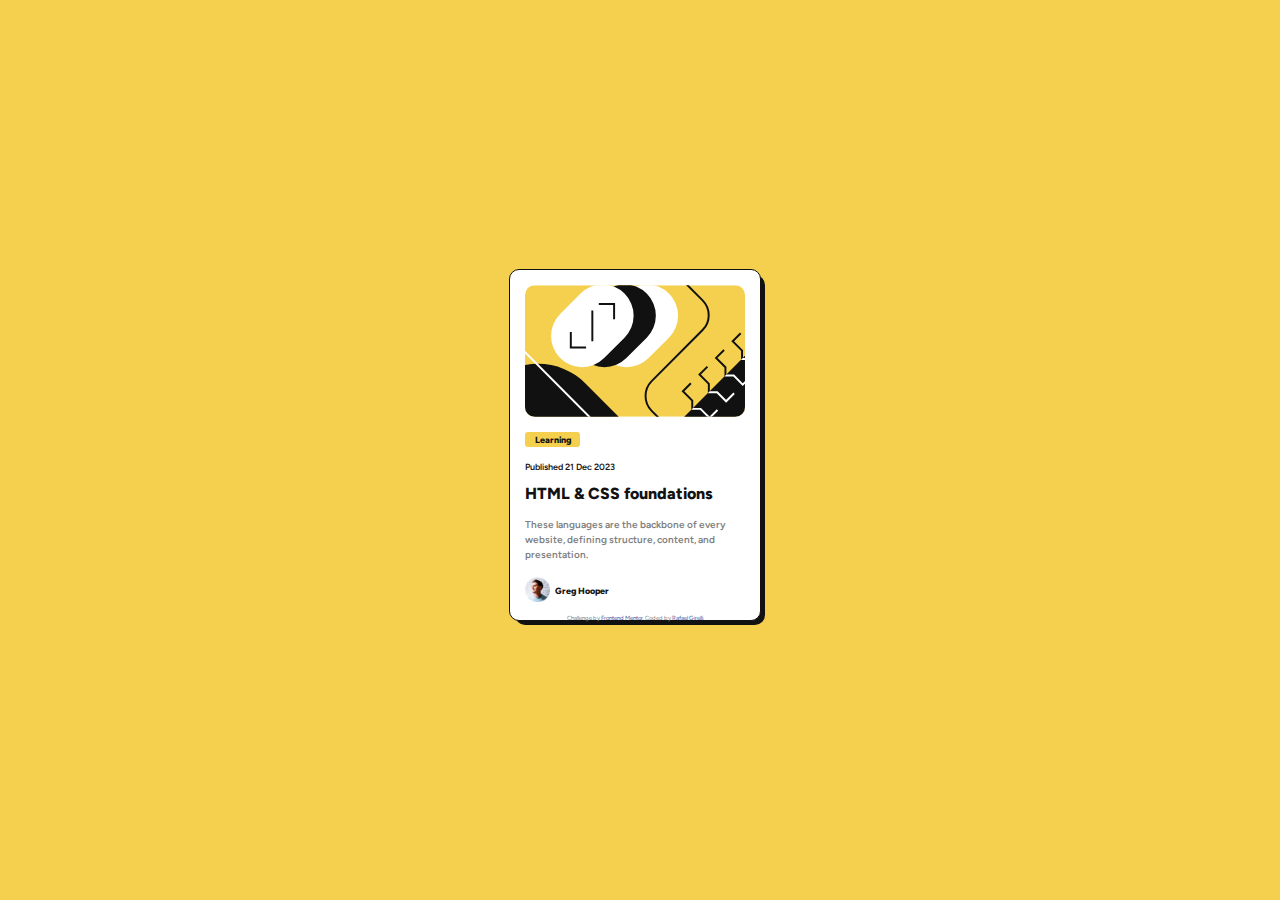
<file: Blog_Preview_Card/index.html>
<!DOCTYPE html>
<html lang="en">

<head>
  <meta charset="UTF-8">
  <meta name="viewport" content="width=device-width, initial-scale=1.0">
  <!-- displays site properly based on user's device -->
  <link rel="preconnect" href="https://fonts.googleapis.com">
  <link rel="preconnect" href="https://fonts.gstatic.com" crossorigin>
  <link href="https://fonts.googleapis.com/css2?family=Figtree:wght@600;800&display=swap" rel="stylesheet">
  <link rel="icon" type="image/png" sizes="32x32" href="./assets/images/favicon-32x32.png">
  <link rel="stylesheet" href="./reset.css">
  <link rel="stylesheet" href="./style.css">
  <title>Frontend Mentor | Blog preview card</title>
</head>

<body class="background">
  <div class="black__container"></div>
  <div class="white__container">
    <div class="img__container">
      <img src="./assets/images/illustration-article.svg" alt="">
    </div>
    <div class="text__container">
      <span class="learning__title">
        <h3>Learning</h3>
      </span>
      <div class="publish__date">
        <p>Published 21 Dec 2023</p>
      </div>
      <div class="main__title">
        <a class="link" href="">HTML & CSS foundations</a>
      </div>
      <div class="sub__title">
        <p>These languages are the backbone of every website, defining structure, content, and presentation.</p>
      </div>
    </div>
    <div class="person__container">
      <div class="person__image__container">
        <img src="./assets/images/image-avatar.webp" alt="Person">
      </div>
      <div class="person__name">
        <p>Greg Hooper</p>
      </div>
    </div>
    <div class="attribution">
      Challenge by <a href="https://www.frontendmentor.io?ref=challenge" target="_blank">Frontend Mentor</a>.
      Coded by <a href="#">Rafael Girelli</a>.
    </div>
  </div>
</body>

</html>
</file>
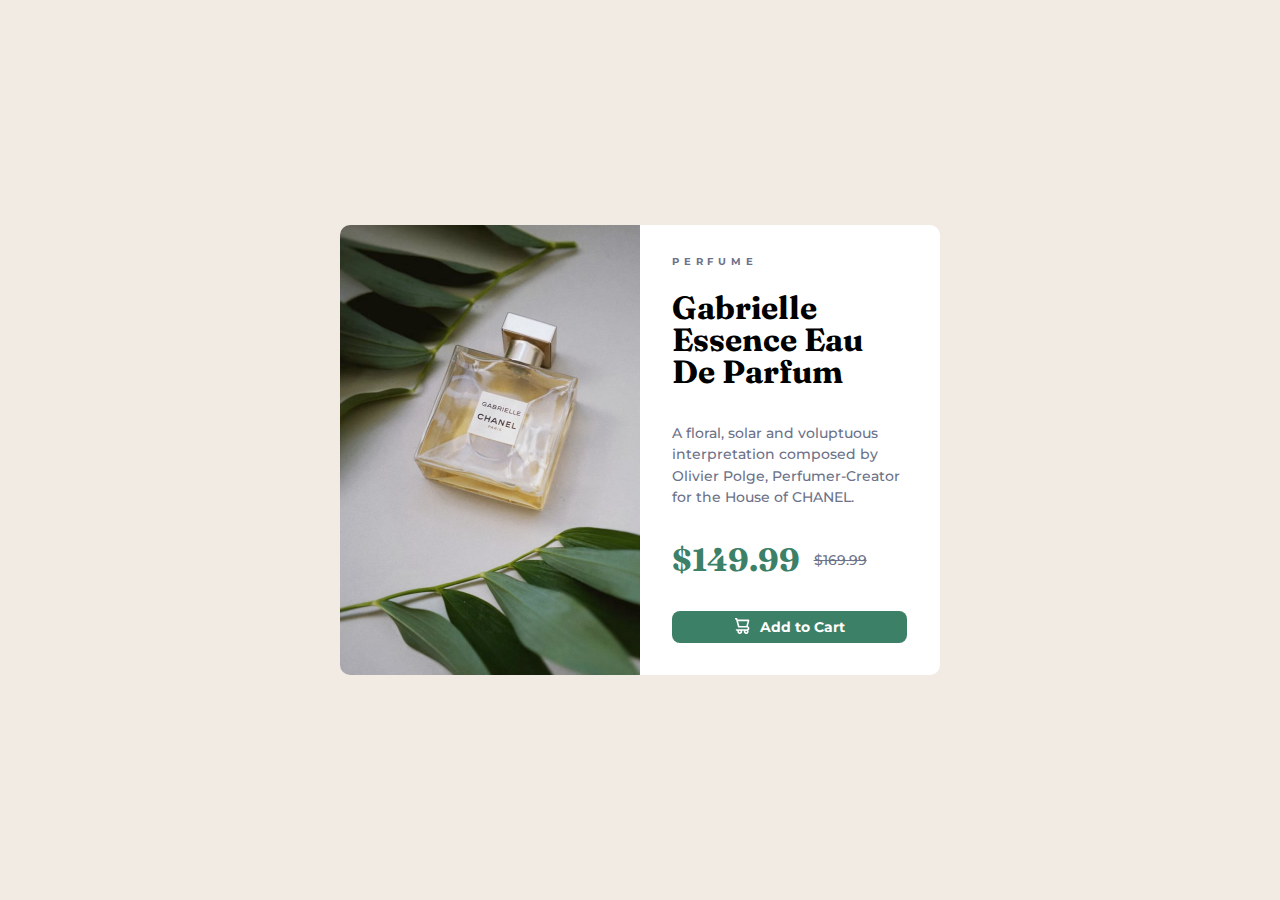
<file: Product_Preview_Card/index.html>
<!DOCTYPE html>
<html lang="en">

<head>
  <meta charset="UTF-8">
  <meta name="viewport" content="width=device-width, initial-scale=1.0">
  <link rel="icon" type="image/png" sizes="32x32" href="./images/favicon-32x32.png">
  <link rel="stylesheet" href="./reset.css">
  <link rel="preconnect" href="https://fonts.googleapis.com">
  <link rel="preconnect" href="https://fonts.gstatic.com" crossorigin>
  <link href="https://fonts.googleapis.com/css2?family=Montserrat:ital,wght@0,100..900;1,100..900&display=swap"
    rel="stylesheet">
  <link href="https://fonts.googleapis.com/css2?family=Fraunces:ital,opsz,wght@0,9..144,700;1,9..144,700&display=swap"
    rel="stylesheet">
  <link rel="stylesheet" href="./style.css">

  <title>Frontend Mentor | Product preview card component</title>
</head>

<body>
  <div class="background">
    <div class="white__container">
      <picture class="image__container">
        <source media="(min-width: 601px)" srcset="./images/image-product-desktop.jpg">
        <img src="./images/image-product-mobile.jpg" alt="product_image">
      </picture>

      <div class="description__container">
        <span class="classification">Perfume</span>
        <span class="product__name">Gabrielle Essence Eau De Parfum</span>
        <span class="product__description">A floral, solar and voluptuous interpretation composed by Olivier Polge,
          Perfumer-Creator for the House of CHANEL.</span>
        <div class="price__container">
          <span class="discount__price">$149.99</span>
          <span class="full__price">$169.99</span>
        </div>
        <div class="button__container">
          <span class="cart__icon">
            <img src="./images/icon-cart.svg" alt="Cart">
          </span>
          <span class="button">Add to Cart</span>
        </div>
      </div>
    </div>
</body>

</html>
</file>
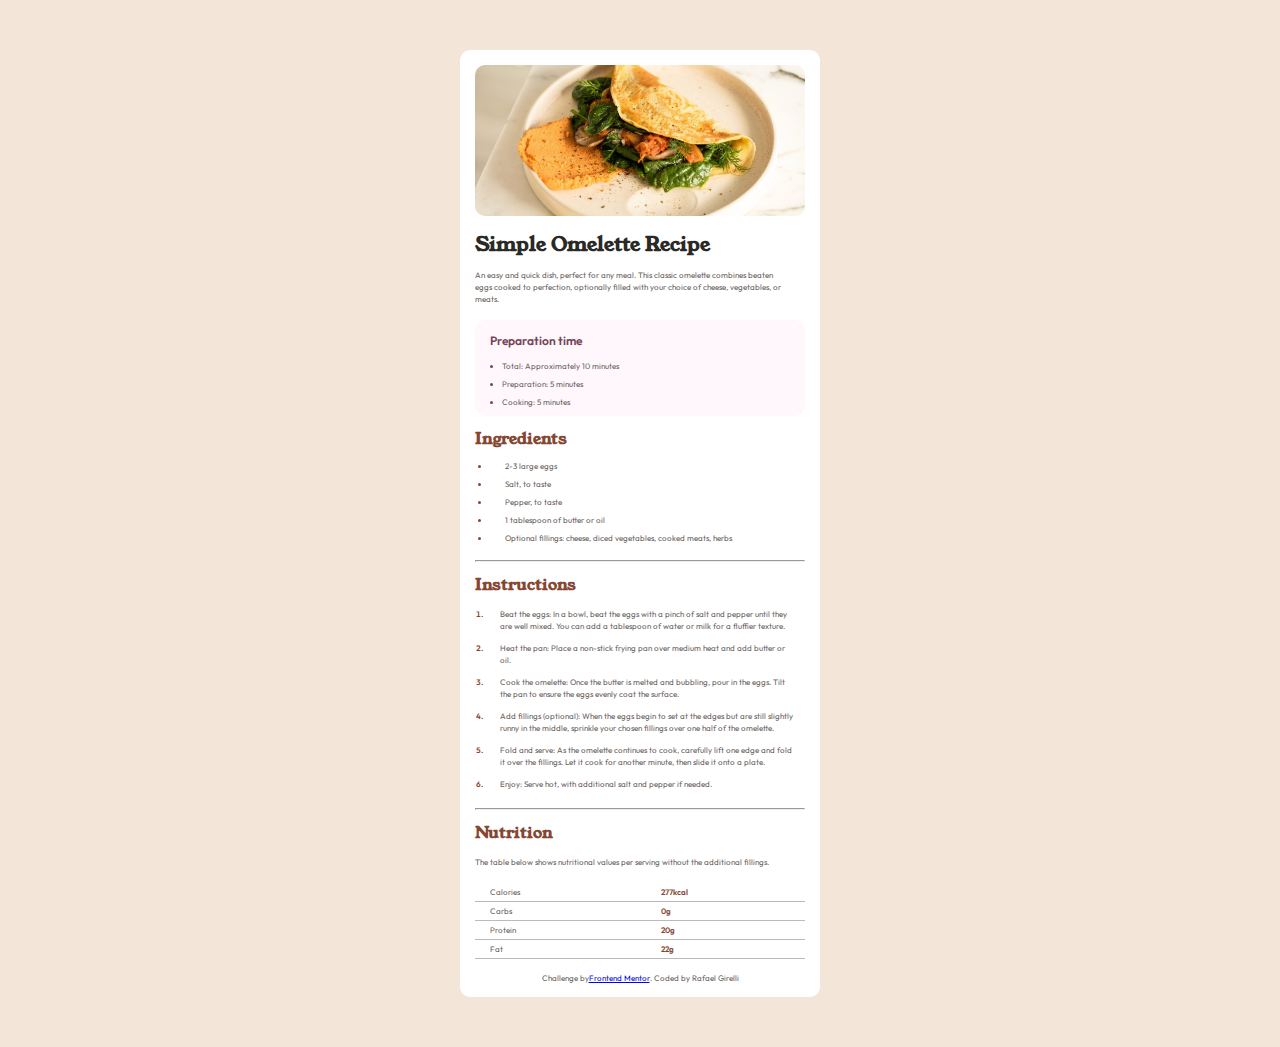
<file: Recipe_Page/index.html>
<!DOCTYPE html>
<html lang="en">

<head>
  <meta charset="UTF-8">
  <meta name="viewport" content="width=device-width, initial-scale=1.0">
  <link rel="preconnect" href="https://fonts.googleapis.com">
  <link rel="preconnect" href="https://fonts.gstatic.com" crossorigin>
  <link href="https://fonts.googleapis.com/css2?family=Young+Serif&display=swap" rel="stylesheet">
  <link href="https://fonts.googleapis.com/css2?family=Outfit:wght@400;600;700&display=swap" rel="stylesheet">
  <link rel="stylesheet" href="./reset.css">
  <link rel="stylesheet" href="./style.css">
  <link rel="icon" type="image/png" sizes="32x32" href="./assets/images/favicon-32x32.png">

  <title>Frontend Mentor | Recipe page</title>
</head>

<body class="background">
  <div class="recipe__container">
    <div class="recipe__content">
      <div class="recipe__image">
        <img src="./assets/images/image-omelette.jpeg" alt="recipe">
      </div>

      <div class="recipe__text">
        <div class="recipe__preparation">
          <div class="recipe__main__title">
            <h1>Simple Omelette Recipe</h1>
            <p>An easy and quick dish, perfect for any meal. This classic omelette combines beaten eggs cooked
              to perfection, optionally filled with your choice of cheese, vegetables, or meats.</p>
          </div>

          <div class="recipe__preparation__time">
            <h3><strong>Preparation time</strong></h3>
            <ul class="recipe__list__preparation">
              <li><strong class="recipe__title">Total:</strong> Approximately 10 minutes</li>
              <li><strong class="recipe__title">Preparation:</strong> 5 minutes</li>
              <li><strong class="recipe__title">Cooking:</strong> 5 minutes</li>
            </ul>
          </div>

          <div class="recipe__ingredients">
            <h2>Ingredients</h2>
            <ul class="recipe__list__ingredients">
              <li>2-3 large eggs</li>
              <li>Salt, to taste</li>
              <li>Pepper, to taste</li>
              <li>1 tablespoon of butter or oil</li>
              <li>Optional fillings: cheese, diced vegetables, cooked meats, herbs</li>
            </ul>
            <hr class="solid">
          </div>

          <div class="recipe__instructions">
            <h2>Instructions</h2>
            <ol class="recipe__list__instructions">
              <li><strong class="recipe__title">Beat the eggs:</strong> In a bowl, beat the eggs with a pinch of salt
                and pepper until they are well mixed. You can add a tablespoon of water or milk for a fluffier texture.
              </li>
              <li><strong class="recipe__title">Heat the pan:</strong> Place a non-stick frying pan over medium
                heat and add butter or oil.</li>
              <li><strong class="recipe__title">Cook the omelette:</strong> Once the butter is melted and bubbling, pour
                in the eggs.
                Tilt the pan to ensure the eggs evenly coat the surface.</li>
              <li><strong class="recipe__title">Add fillings (optional):</strong> When the eggs begin to set at the
                edges
                but are still slightly runny in the middle, sprinkle your chosen fillings over one half of the omelette.
              </li>
              <li><strong class="recipe__title">Fold and serve:</strong> As the omelette continues to cook, carefully
                lift one edge and fold it over the fillings. Let it cook for another minute, then slide it onto a plate.
              </li>
              <li><strong class="recipe__title">Enjoy:</strong> Serve hot, with additional salt and pepper if needed.
              </li>
            </ol>
            <hr class="solid">
          </div>

          <div class="recipe__nutrition">

            <h2>Nutrition</h2>

            <p>The table below shows nutritional values per serving without the additional fillings.</p>

            <table class="recipe__nutrition__table">
              <tr class="recipe__nutrition__table__style">
                <td class="table__left">Calories</td>
                <td class="table__right">277kcal</td>
              </tr>

              <tr class="recipe__nutrition__table__style">
                <td class="table__left">Carbs</td>
                <td class="table__right">0g</td>
              </tr>

              <tr class="recipe__nutrition__table__style">
                <td class="table__left">Protein</td>
                <td class="table__right">20g</td>
              </tr>

              <tr class="recipe__nutrition__table__style">
                <td class="table__left">Fat</td>
                <td class="table__right">22g</td>
              </tr>

            </table>
          </div>

          <div class="attribution">
            Challenge by <a href="https://www.frontendmentor.io?ref=challenge" target="_blank">Frontend Mentor</a>.
            Coded by Rafael Girelli
          </div>

        </div>
      </div>
    </div>
  </div>
</body>

</html>
</file>
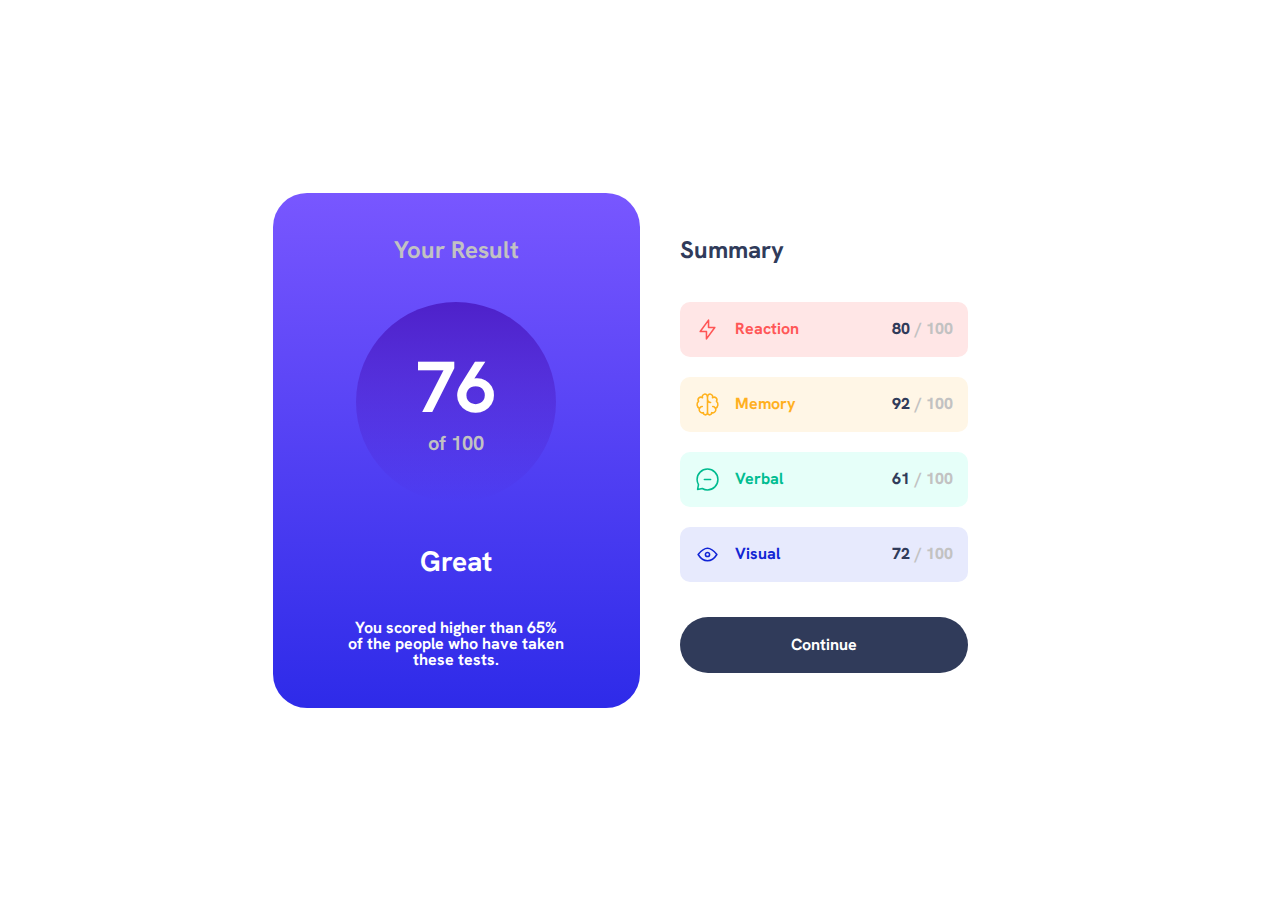
<file: Results_Summary/index.html>
<!DOCTYPE html>
<html lang="en">

<head>
  <meta charset="UTF-8">
  <meta name="viewport" content="width=device-width, initial-scale=1.0">
  <!-- displays site properly based on user's device -->
  <link rel="icon" type="image/png" sizes="32x32" href="./assets/images/favicon-32x32.png">
  <link rel="preconnect" href="https://fonts.googleapis.com">
  <link rel="preconnect" href="https://fonts.gstatic.com" crossorigin>
  <link href="https://fonts.googleapis.com/css2?family=Hanken+Grotesk:ital,wght@0,100..900;1,100..900&display=swap"
    rel="stylesheet">
  <link rel="stylesheet" href="./reset.css">
  <link rel="stylesheet" href="./style.css">
  <title>Frontend Mentor | Results summary component</title>
</head>

<body>
  <div class="background">
    <div class="white__containter">
      <div class="blue__container">
        <div class="blue__index">
          <span>Your Result</span>
        </div>
        <div class="blue__circle__container">
          <span id="blue__circle__score">76</span>
          <span id="blue__circle__total__score">of 100</span>
        </div>
        <div class="blue__result">
          <span>Great</span>
        </div>
        <div class="blue__result__comparison">
          <span>You scored higher than 65% of the people who have taken these tests.</span>
        </div>
      </div>

      <div class="summary__container">
        <div class="summary__index">
          <span>Summary</span>
        </div>
        <div class="results__container">
          <div class="reaction__container">
            <div class="results__reaction__left">
              <img src="./assets/images/icon-reaction.svg" alt="Reaction">
              <span class="reaction">Reaction</span>
            </div>
            <div class="results__reaction__right">
              <span class="results__note__min">80</span>
              <span class="results__note__max">/ 100</span>
              </span>
            </div>
          </div>

          <div class="memory__container">
            <div class="results__memory__left">
              <img src="./assets/images/icon-memory.svg" alt="Memory">
              <span class="memory">Memory</span>
            </div>
            <div class="results__memory__right">
              <span class="results__note__min">92</span>
              <span class="results__note__max">/ 100</span>
            </div>
          </div>

          <div class="verbal__container">
            <div class="results__verbal__left">
              <img src="./assets/images/icon-verbal.svg" alt="Verbal">
              <span class="verbal">Verbal</span>
            </div>
            <div class="results__verbal__right">
              <span class="results__note__min">61</span>
              <span class="results__note__max">/ 100</span>
            </div>
          </div>

          <div class="visual__container">
            <div class="results__visual__left">
              <img src="./assets/images/icon-visual.svg" alt="Visual">
              <span class="visual">Visual</span>
            </div>
            <div class="results__visual__right">
              <span class="results__note__min">72</span>
              <span class="results__note__max">/ 100</span>
            </div>
          </div>
        </div>
        <div class="continue">
          <span><a href="">Continue</a></span>
        </div>
      </div>
    </div>
  </div>

</body>

</html>
</file>
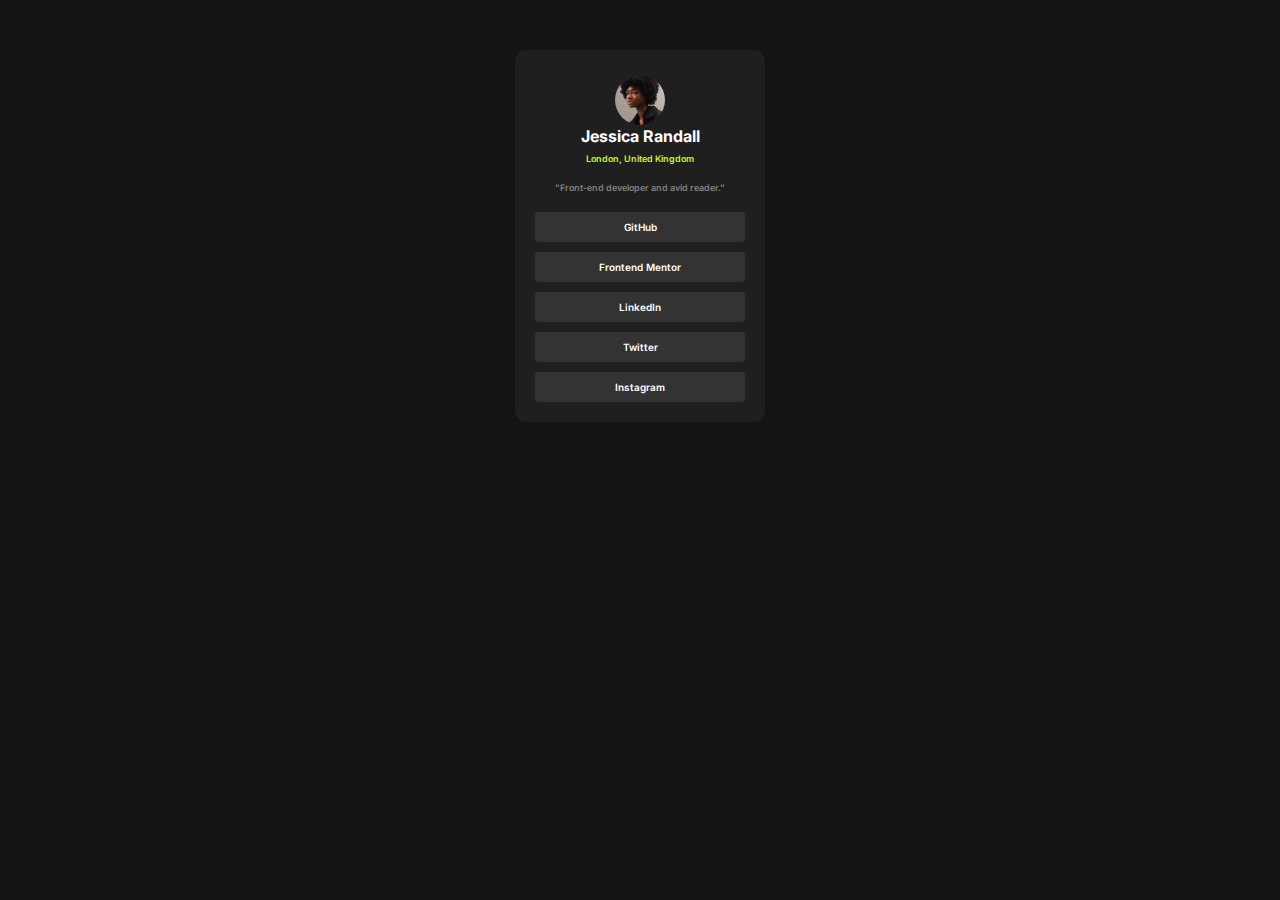
<file: Social_Links_Profile/index.html>
<!DOCTYPE html>
<html lang="en">

<head>

  <meta charset="UTF-8">
  <meta name="viewport" content="width=device-width, initial-scale=1.0">
  <!-- displays site properly based on user's device -->
  <link rel="preconnect" href="https://fonts.googleapis.com">
  <link rel="preconnect" href="https://fonts.gstatic.com" crossorigin>
  <link href="https://fonts.googleapis.com/css2?family=Inter:wght@400;600;700&display=swap" rel="stylesheet">
  <link rel="stylesheet" href="./reset.css">
  <link rel="stylesheet" href="./style.css">
  <link rel="icon" type="image/png" sizes="32x32" href="./assets/images/favicon-32x32.png">

  <title>Frontend Mentor | Social links profile</title>
</head>

<body class="background">
  <div class="container">
    <div class="container__content">
      <div class="person">
        <img src="./assets/images/avatar-jessica.jpeg" alt="">
      </div>

      <div class="text">
        <h1>Jessica Randall</h1>
        <h3>London, United Kingdom</h3>
        <p>"Front-end developer and avid reader."</p>
      </div>
    </div>

    <div class="buttons__container">
      <a class="button__link"><span class="button">GitHub</san></a>
      <a class="button__link"><span class="button">Frontend Mentor</span></a>
      <a class="button__link"><span class="button">LinkedIn</span></a>
      <a class="button__link"><span class="button">Twitter</span></a>
      <a class="button__link"><span class="button">Instagram</span></a>      
    </div>


  </div>




  <!--  
  
  

  GitHub
  Frontend Mentor
  LinkedIn
  Twitter
  Instagram
  
  <div class="attribution">
    Challenge by <a href="https://www.frontendmentor.io?ref=challenge" target="_blank">Frontend Mentor</a>. 
    Coded by <a href="#">Your Name Here</a>.
  </div>-->
</body>

</html>
</file>
<file: Blog_Preview_Card/style.css>
/*
<style>

  </style>

*/
:link {
    text-decoration: none;
    text-transform: none;
}

:visited {
    color: hsl(0, 0%, 7%);
    text-decoration: none;
    text-transform: none;
}

.background {
    display: flex;
    align-items: center;
    justify-content: center;
    width: 100vw;
    height: 100vh;
    background-color: hsl(47, 88%, 63%);
}

.black__container {
    background-color: hsl(0, 0%, 7%);
    height: 350px;
    width: 250px;
    border-radius: 10px;
}

.white__container {
    background-color: hsl(0, 0%, 100%);
    position: absolute;
    margin-right: 10px;
    margin-bottom: 10px;
    height: 350px;
    width: 250px;
    border-radius: 10px;
    border: solid 1px hsl(0, 0%, 7%);
}

.img__container {
    display: flex;
    padding: 15px;
    align-items: center;
    justify-content: center;
}

.img__container img {
    width: 220px;
    border-radius: 10px;
}

.text__container {
    display: flex;
    flex-direction: column;
    padding: 0 15px 15px 15px;
}

.learning__title {
    background-color: hsl(47, 88%, 63%);
    display: flex;
    align-items: center;
    justify-content: center;
    width: 55px;
    height: 15px;
    border-radius: 3px;
}

.learning__title h3 {
    color: hsl(0, 0%, 7%);
    display: flex;
    align-items: center;
    justify-content: center;
    font-family: 'Figtree', sans-serif;
    font-weight: 800;
    font-size: 9px;
}

.publish__date {
    color: hsl(0, 0%, 7%);
    margin-top: 15px;
    font-family: 'Figtree', sans-serif;
    font-weight: 600;
    font-size: 9px;
}

.main__title {
    color: hsl(0, 0%, 7%);
    margin-top: 15px;
    font-family: 'Figtree', sans-serif;
    font-weight: 800;
    font-size: 16px;
    text-decoration: none;
    text-transform: none;
}

.sub__title {
    color: hsl(0, 0%, 50%);
    margin-top: 15px;
    font-family: 'Figtree', sans-serif;
    font-weight: 600;
    font-size: 10px;
    line-height: 1.5;
}

.person__container {
    display: flex;
    align-items: center;
    padding: 0px 15px 0px 15px;
}

.person__image__container img {
    width: 25px;
}

.person__name {
    color: hsl(0, 0%, 7%);
    margin-left: 5px;
    font-family: 'Figtree', sans-serif;
    font-weight: 800;
    font-size: 9px;
}

.main__title :hover {
    color: hsl(47, 88%, 63%);
    cursor: url(./assets/black_cursor.cur), pointer;
}

.attribution {
    margin-top: 10px;
    color: hsl(0, 0%, 50%);
    font-family: 'Figtree', sans-serif;
    font-size: 6px;
    text-align: center;
}

.attribution a {
    color: hsl(228, 45%, 44%);
}
</file>
<file: Product_Preview_Card/style.css>
.background {
    display: flex;
    align-items: center;
    justify-content: center;
    height: 100vh;
    width: 100vw;
    background-color: hsl(30, 38%, 92%);
}

.white__container {
    display: flex;
    width: 600px;
    height: 450px;
    background-color: hsl(0, 0%, 100%);
    border-radius: 10px;
}

.image__container {
    width: 50%;
    height: 100%;
}

.image__container img {
    width: 300px;
    height: 450px;
    border-top-left-radius: 10px;
    border-bottom-left-radius: 10px;
}

.description__container {
    display: flex;
    flex-direction: column;
    width: 50%;
    margin: 32px;
}

.classification {
    font-family: "Montserrat", sans-serif;
    font-optical-sizing: auto;
    font-weight: 700;
    font-style: normal;
    text-transform: uppercase;
    letter-spacing: 0.3rem;
    font-size: 0.6rem;
    color: hsl(228, 12%, 48%);
    margin-bottom: 25px;
}

.product__name {
    font-family: "Fraunces", serif;
    font-optical-sizing: auto;
    font-weight: 700;
    font-style: normal;
    font-size: 2rem;
    margin-bottom: 35px;
}

.product__description {
    font-family: "Montserrat", sans-serif;
    font-optical-sizing: auto;
    font-weight: 500;
    font-style: normal;
    font-size: 0.9rem;
    line-height: 1.5;
    color: hsl(228, 12%, 48%);
    margin-bottom: 35px;
}

.price__container {
    display: grid;
    grid-template-columns: 60% 40%;
    justify-content: center;
    align-content: center;
    align-items: center;
    margin-bottom: 35px;
}

.discount__price {
    font-family: "Fraunces", serif;
    font-optical-sizing: auto;
    font-weight: 700;
    font-style: normal;
    font-size: 2rem;
    color: hsl(158, 36%, 37%);
}

.full__price {
    font-family: "Montserrat", sans-serif;
    font-optical-sizing: auto;
    font-weight: 500;
    font-style: normal;
    font-size: 0.9rem;
    color: hsl(228, 12%, 48%);
    text-decoration: line-through;
}

.button__container {
    display: flex;
    justify-content: center;
    align-items: center;
    width: 235px;
    height: 47px;
    background-color: hsl(158, 36%, 37%);
    border-radius: 8px;
}

.button__container:hover {
    background-color: hsl(158, 36%, 17%);
    cursor: url(./cursor/pointer.cur), pointer;
}

.cart__icon {
    padding-right: 10px;
}

.button {
    font-family: "Montserrat", sans-serif;
    font-optical-sizing: auto;
    font-weight: 700;
    font-style: normal;
    font-size: 0.9rem;
    color: hsl(0, 0%, 100%);
}

@media screen and (max-width: 600px) {

    .white__container {
        flex-direction: column;
        width: 345px;
        height: auto;
    }

    .image__container {
        width: 345px;
        height: 240px;
    }

    .image__container img {
        width: 100%;
        height: 100%;
        border-radius: unset;
        border-top-left-radius: 10px;
        border-top-right-radius: 10px;
    }

    .description__container {
        width: auto;
        margin: 25px 28px 0px 28px;
    }

    .classification {
        margin-bottom: 20px;
    }

    .product__name {
        margin-bottom: 25px;
    }

    .product__description {
        width: fit-content;
        margin-bottom: 32px;
    }

    .price__container {
        grid-template-columns: 50% 50%;
        margin-bottom: 23px;
    }

    .button__container {
        width: 290px;
        height: 50px;
        margin-bottom: 23px;
    }
}
</file>
<file: Recipe_Page/style.css>
.background {
  display: flex;
  align-items: center;
  justify-content: center;
  background-color: #f3e5d8;  
  padding: 50px;
}

.recipe__container {
  display: flex;
  justify-content: center;
  background-color: #ffffff;
  border-radius: 10px;
  width: 330px;
  padding: 15px;
}

.recipe__image img {
  width: 330px;
  border-radius: 10px;
}

.recipe__text h1 {
  font-size: 20px;
  font-weight: 700;
  margin-top: 15px;
  padding: 0 0 15px 0;
  font-family: 'Young Serif', serif;
  color: #2a2925;
}

.recipe__text h2 {
  font-size: 16px;
  font-weight: 700;
  margin-top: 15px;
  padding: 0 0 15px 0;
  font-family: 'Young Serif', serif;
  color: #854632
}

.recipe__text h3 {
  padding: 15px;
  font-family: 'Outfit', sans-serif;
  color: #744557;
  font-size: 12px;
  font-weight: 600;
}

.recipe__text p {
  color: #66605b;
  font-family: 'Outfit', sans-serif;
  font-size: 8px;
  padding: 0 15px 15px 0;
  line-height: 1.5;
}

.recipe__text ul li {
  padding: 0 0 10px 15px;
}

.recipe__text ol li {
  padding: 0 0 10px 15px;
}

.recipe__list__preparation {
  font-family: 'Outfit', sans-serif; 
  color: #66605b;
  font-size: 8px;
  list-style-type: disc;
  list-style-position: inside;
}

.recipe__preparation__time {
  border-radius: 10px;
  background-color: #fff7fc;
}

.recipe__list__preparation ::marker{
  color: #744557;
  font-weight: 600;
}

.recipe__list__ingredients {
  list-style-type: disc;
  list-style-position: outside;
  padding: 0 15px 0 15px;
  font-family: 'Outfit', sans-serif; 
  color: #66605b;
  font-size: 8px;
}

.recipe__list__ingredients ::marker{
  color: #854632;
  font-weight: 600px;
}

.recipe__list__instructions {
  list-style-type: decimal;
  list-style-position: outside;
  padding: 0 10px 0 10px;
  font-family: 'Outfit', sans-serif; 
  color: #66605b;
  font-size: 8px;
  line-height: 1.5;
}

.recipe__list__instructions ::marker{
  color: #854632;
  font-weight: 600;
  font-size: 8px;
}

.recipe__nutrition__table{
  padding-top: 15px;
  font-family: 'Outfit', sans-serif; 
  color: #66605b;
  font-size: 8px;
  width: 100%;
}

.recipe__nutrition__table__style {
  border-bottom: 1px solid #bbb;
}

.recipe__nutrition p {
  color: #66605b;
  font-family: 'Outfit', sans-serif;
  font-size: 8px;
  padding: 0 15px 15px 0;
}

.table__right{
  padding: 5px;
  color: #854632;
  font-weight: 600;
}

.table__left{
  padding-left:15px;
}

.attribution{
  display: flex;
  align-items: center;
  justify-content: center;
  padding-top: 15px;
  font-family: 'Outfit', sans-serif; 
  color: #66605b;
  font-size: 8px;
}
</file>
<file: Results_Summary/style.css>
.background {
    display: flex;
    align-items: center;
    justify-content: center;
    width: 100vw;
    height: 100vh;
}

.white__containter {
    display: flex;
    width: 735px;
    height: 515px;
    border-radius: 34px;
    
}

.blue__container {
    display: flex;
    flex-direction: column;
    align-items: center;
    width: 50%;
    height: 100%;
    background: linear-gradient(180deg, hsl(252, 100%, 67%), hsl(241, 81%, 54%));
    border-radius: 34px;
}

.blue__index {
    display: flex;
    align-items: center;
    justify-content: center;
    width: 100%;
    margin-top: 45px;
    font-family: "Hanken Grotesk", sans-serif;
    font-optical-sizing: auto;
    font-weight: 700;
    font-style: normal;
    font-size: 1.5rem;
    color: #c2c2c2;
}

.blue__circle__container {
    display: flex;
    flex-direction: column;
    margin-top: 40px;
    align-items: center;
    justify-content: center;
    width: 200px;
    height: 200px;
    border-radius: 100%;
    background: linear-gradient(180deg, hsla(256, 72%, 46%, 1), hsla(241, 72%, 46%, 0));
}

#blue__circle__score {
    font-family: "Hanken Grotesk", sans-serif;
    font-optical-sizing: auto;
    font-weight: 700;
    font-style: normal;
    font-size: 4.5rem;
    color: white;
    margin-bottom: 10px;
}

#blue__circle__total__score {
    font-family: "Hanken Grotesk", sans-serif;
    font-optical-sizing: auto;
    font-weight: 700;
    font-style: normal;
    font-size: 1.25rem;
    color: #c2c2c2;
}

.blue__result {
    width: 100%;
    margin-top: 45px;
}

.blue__result span {
    display: flex;
    align-items: center;
    justify-content: center;
    font-family: "Hanken Grotesk", sans-serif;
    font-optical-sizing: auto;
    font-weight: 700;
    font-style: normal;
    font-size: 1.75rem;
    color: white;
}

.blue__result__comparison {
    display: flex;
    margin-top: 45px;
    width: 220px;
    text-align: center;
    font-family: "Hanken Grotesk", sans-serif;
    font-optical-sizing: auto;
    font-weight: 700;
    font-style: normal;
    font-size: 1rem;
    color: white;
}

.summary__container {
    display: flex;
    flex-direction: column;
    width: 50%;
    height: 100%;
    border-radius: 34px;
}

.summary__index {
    margin-left: 40px;
    display: flex;
    margin-top: 45px;
    font-family: "Hanken Grotesk", sans-serif;
    font-optical-sizing: auto;
    font-weight: 700;
    font-style: normal;
    font-size: 1.5rem;
    color: hsl(224, 30%, 27%);
}

.results__container {
    display: flex;
    flex-direction: column;
    margin: 40px 40px 0 40px;
}

.results__container img {
    width: 25px;
    padding-left: 15px;
    padding-right: 15px;
}

.results__note__min {
    color: hsl(224, 30%, 27%);
    padding-right: 5px;
    font-weight: 800;
}

.results__note__max {
    color: #c2c2c2;
    font-weight: 800;
}

.reaction__container {
    display: grid;
    height: 55px;
    border-radius: 10px;
    grid-template-columns: 50% 50%;
    background-color: hsl(0, 100%, 95%);
    font-family: "Hanken Grotesk", sans-serif;
    font-optical-sizing: auto;
    font-weight: 700;
    font-style: normal;
    font-size: 1rem;
    color: hsl(0, 100%, 67%);
    margin-bottom: 20px;
}

.results__reaction__left {
    display: flex;
    align-items: center;
}

.results__reaction__right {
    display: flex;
    align-items: center;
    justify-content: end;
    padding-right: 15px;
}

.memory__container {
    display: grid;
    height: 55px;
    border-radius: 10px;
    grid-template-columns: 50% 50%;
    background-color: hsl(39, 100%, 95%);
    font-family: "Hanken Grotesk", sans-serif;
    font-optical-sizing: auto;
    font-weight: 700;
    font-style: normal;
    font-size: 1rem;
    color: hsl(39, 100%, 56%);
    margin-bottom: 20px;
}

.results__memory__left {
    display: flex;
    align-items: center;
}

.results__memory__right {
    display: flex;
    align-items: center;
    justify-content: end;
    padding-right: 15px;
}

.verbal__container {
    display: grid;
    height: 55px;
    border-radius: 10px;
    grid-template-columns: 50% 50%;
    background-color: hsl(166, 100%, 95%);
    font-family: "Hanken Grotesk", sans-serif;
    font-optical-sizing: auto;
    font-weight: 700;
    font-style: normal;
    font-size: 1rem;
    color: hsl(166, 100%, 37%);
    margin-bottom: 20px;
}

.results__verbal__left {
    display: flex;
    align-items: center;
}

.results__verbal__right {
    display: flex;
    align-items: center;
    justify-content: end;
    padding-right: 15px;
}

.visual__container {
    display: grid;
    height: 55px;
    border-radius: 10px;
    grid-template-columns: 50% 50%;
    background-color: hsl(234, 85%, 95%);
    font-family: "Hanken Grotesk", sans-serif;
    font-optical-sizing: auto;
    font-weight: 700;
    font-style: normal;
    font-size: 1rem;
    color: hsl(234, 85%, 45%);
    margin-bottom: 35px;
}

.results__visual__left {
    display: flex;
    align-items: center;
}

.results__visual__right {
    display: flex;
    align-items: center;
    justify-content: end;
    padding-right: 15px;
}

.continue {
    display: flex;
    align-items: center;
    justify-content: center;
    margin: 0px 40px;
    height: 56px;
    background-color: hsl(224, 30%, 27%);
    border-radius: 28px;
}

.continue a {
    text-decoration: none;
    text-transform: none;
    font-family: "Hanken Grotesk", sans-serif;
    font-optical-sizing: auto;
    font-weight: 700;
    font-style: normal;
    font-size: 1rem;
    color: white;
}

.continue:hover {
    background: linear-gradient(180deg, hsl(252, 100%, 67%), hsl(241, 81%, 54%));
    cursor: url(./assets/cursor/pointer.cur), pointer;
}

@media screen and (max-width: 600px) {

    .white__containter {
        flex-direction: column;
        width: 375px;
        height: 809px;
        border-radius: unset;
        box-shadow: #c2c2c2 10px 10px;
    }

    .blue__container {
        width: 100%;
        height: 355px;
        border-radius: unset;
        border-bottom-left-radius: 30px;
        border-bottom-right-radius: 30px;
    }

    .blue__index {
        margin-top: 30px;
        font-size: 18.5px;
    }

    .blue__circle__container {
        margin-top: 30px;
        width: 135px;
        height: 135px;
    }

    #blue__circle__score {
        font-size: 3rem;
    }

    .blue__result {
        margin-top: 30px;
    }

    .blue__result__comparison {
        margin-top: 15px;
        width: 250px;
        color: #c2c2c2;
        font-size: 0.95rem;
        text-align: justify;
        line-height: 1.25rem;
        margin-bottom: 30px;
    }

    .summary__container {
        width: 100%;
    }

    .summary__index {
        margin-top: 30px;
        margin-left: 30px;
    }

    .results__container {
        margin: 30px 30px 0 30px;
    }

    .reaction__container {
        margin-bottom: 18px;
    }

    .memory__container {
        margin-bottom: 18px;
    }

    .verbal__container {
        margin-bottom: 18px;
    }

    .visual__container {
        margin-bottom: 25px;
    }
}
</file>
<file: Social_Links_Profile/style.css>
/*.colors{
    Green: hsl(75, 94%, 57%);
    White: hsl(0, 0%, 100%);
    Grey: hsl(0, 0%, 20%);
    DarkGrey: hsl(0, 0%, 12%);
    OffBlack: hsl(0, 0%, 8%);
    Font size (paragraph): 14px
    Family: [Inter](https://fonts.google.com/specimen/Inter)
    Weights: 400, 600, 700
    font-family: 'Inter', sans-serif;
}

.attribution{
    font-size: 11px;
    text-align: center;
}

.attribution a {
    color: hsl(228, 45%, 44%);
}*/



.background{
    display: flex;
    padding: 50px;
    justify-content: center;
    background-color: hsl(0, 0%, 8%);
}

.container{
    border-radius: 10px;
    background-color: hsl(0, 0%, 12%);
    width: 250px;
}

.container__content{
    display: flex;
    flex-direction: column;
    align-items: center;
    padding-top: 25px;
}

.person img{
    border-radius: 50%;
    width: 50px;
    justify-content: center;
}

.text{
    display: flex;
    flex-direction: column;
    justify-content: center;
    align-items: center;
}

.text h1 {
    color: hsl(0, 0%, 100%);
    font-family: 'Inter', sans-serif;
    font-weight: 700;
    font-size: 16px;
}

.text h3 {
    color: hsl(75, 94%, 57%);
    font-family: 'Inter', sans-serif;
    font-weight: 600;
    font-size: 9px;
    margin-top: 10px;
}

.text p {
    padding-top: 10px;
    color: hsl(0, 0%, 50%);
    font-family: 'Inter', sans-serif;
    font-weight: 600;
    font-size: 9px;
    margin-top: 10px;
    margin-bottom: 10px;
}

.buttons__container {
    display: flex;
    flex-direction: column;
    align-items: center;
    padding: 0 20px 20px 20px;
}

.button {
    display: flex;
    align-items: center;
    justify-content: center;
    border-radius: 4px;
    height: 30px;
    width: 210px;
    background-color: hsl(0, 0%, 20%);
    color: white;
    font-family: 'Inter', sans-serif;
    font-size: 10px;
    font-weight: 600;
    margin-top: 10px;
}

.button__link{
    text-decoration: none;
}

a :hover{
    background-color: hsl(75, 94%, 57%);
    color: hsl(0, 0%, 12%);
    font-family: 'Inter', sans-serif;
    font-size: 10px;
    font-weight: 600;
    cursor: pointer;
}
</file>
